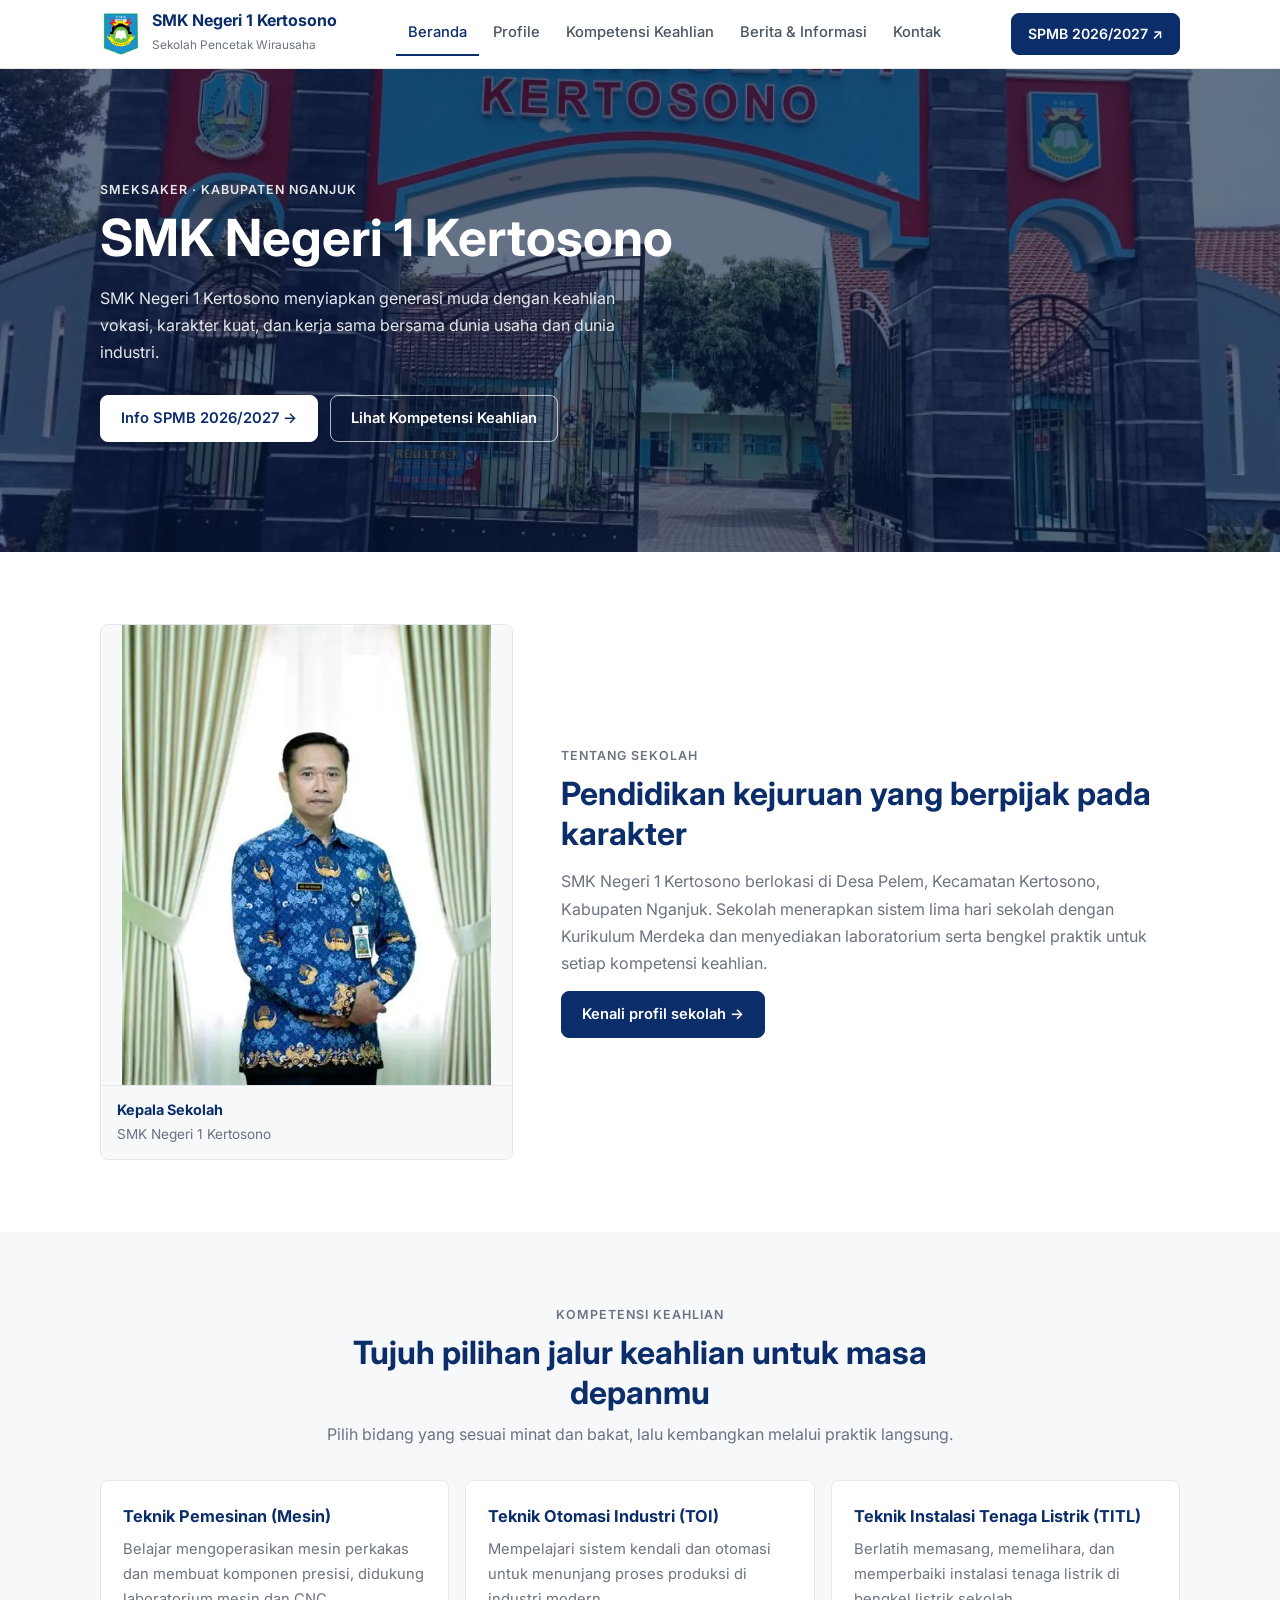
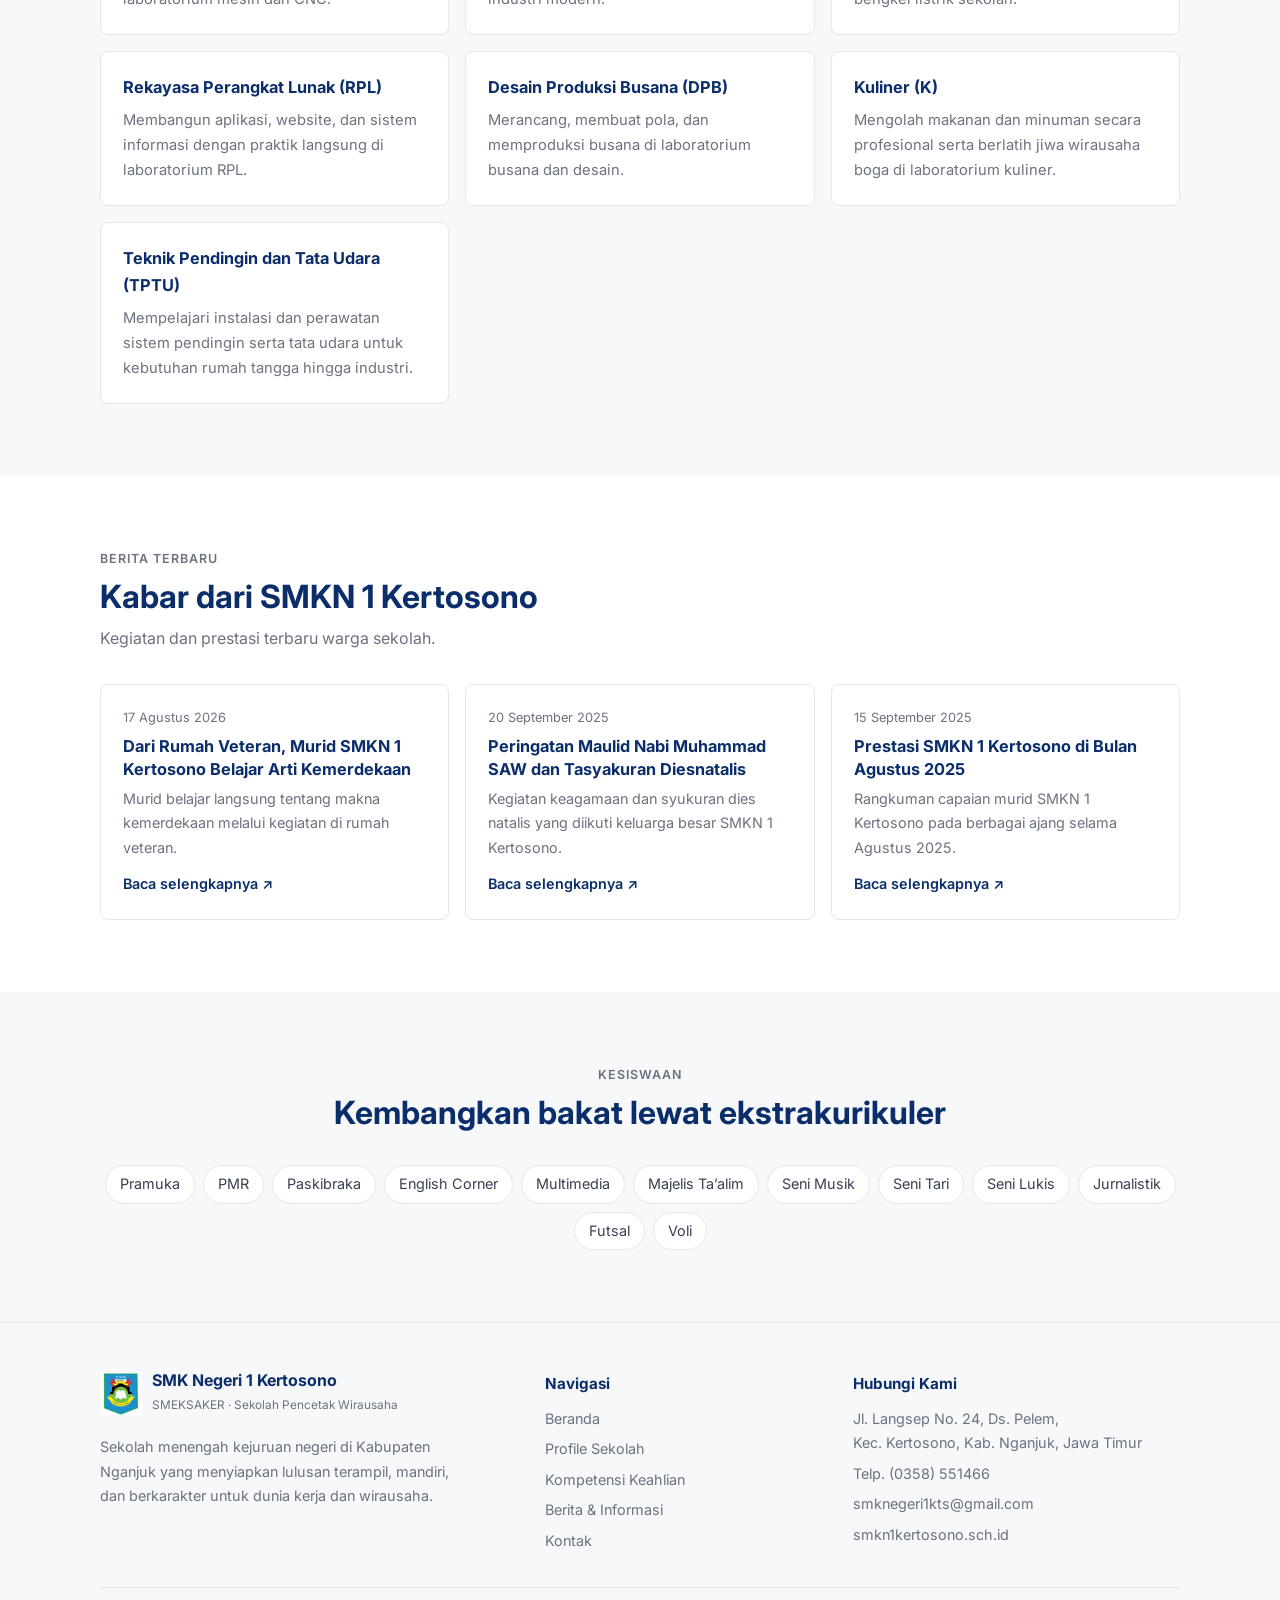
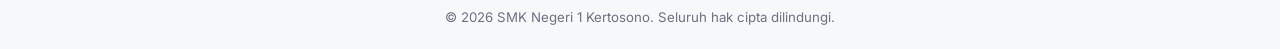
<file: index.html>
<!DOCTYPE html>
<html lang="id">
<head>
<meta charset="UTF-8">
<meta name="viewport" content="width=device-width, initial-scale=1.0">
<meta name="description" content="Website SMK Negeri 1 Kertosono, Nganjuk, Jawa Timur. Sekolah Pencetak Wirausaha dengan 7 kompetensi keahlian.">
<meta name="theme-color" content="#0b2e6b">
<title>Beranda | SMK Negeri 1 Kertosono</title>
<link rel="stylesheet" href="css/style.css">
</head>
<body>
<header class="site-header">
  <div class="container navbar">
    <a class="brand" href="index.html" aria-label="SMK Negeri 1 Kertosono">
      <span class="brand-mark"><img src="img/logo.png" alt="Logo resmi SMK Negeri 1 Kertosono"></span>
      <span class="brand-text"><strong>SMK Negeri 1 Kertosono</strong><small>Sekolah Pencetak Wirausaha</small></span>
    </a>
    <input type="checkbox" id="menu" class="menu-toggle" aria-hidden="true">
    <label for="menu" class="menu-btn" aria-label="Buka menu">☰</label>
    <nav aria-label="Navigasi utama"><ul class="nav-links"><li><a class="active" href="index.html">Beranda</a></li><li><a class="" href="tentang.html">Profile</a></li><li><a class="" href="jurusan.html">Kompetensi Keahlian</a></li><li><a class="" href="informasi.html">Berita & Informasi</a></li><li><a class="" href="kontak.html">Kontak</a></li></ul></nav>
    <a class="nav-cta" href="https://spmbjatim.net/" target="_blank" rel="noopener">SPMB 2026/2027 ↗</a>
  </div>
</header>
<main>
<section class="hero"><div class="container hero-grid">
  <div>
    <span class="eyebrow">SMEKSAKER · Kabupaten Nganjuk</span>
    <h1>SMK Negeri 1 <span>Kertosono</span></h1>
    <p>SMK Negeri 1 Kertosono menyiapkan generasi muda dengan keahlian vokasi, karakter kuat, dan kerja sama bersama dunia usaha dan dunia industri.</p>
    <div class="hero-actions">
      <a class="btn" href="https://spmbjatim.net/" target="_blank" rel="noopener">Info SPMB 2026/2027 →</a>
      <a class="btn btn-ghost" href="jurusan.html">Lihat Kompetensi Keahlian</a>
    </div>
  </div>
</div></section>

<section class="section"><div class="container about-grid">
  <figure class="about-visual"><img src="img/pagsigit.png" alt="Kepala Sekolah SMK Negeri 1 Kertosono"><figcaption><strong>Kepala Sekolah</strong><span>SMK Negeri 1 Kertosono</span></figcaption></figure>
  <div class="about-text">
    <span class="eyebrow">Tentang Sekolah</span>
    <div class="section-heading" style="margin-bottom:14px"><h2>Pendidikan kejuruan yang berpijak pada karakter</h2></div>
    <p>SMK Negeri 1 Kertosono berlokasi di Desa Pelem, Kecamatan Kertosono, Kabupaten Nganjuk. Sekolah menerapkan sistem lima hari sekolah dengan Kurikulum Merdeka dan menyediakan laboratorium serta bengkel praktik untuk setiap kompetensi keahlian.</p>
    <a class="btn btn-primary" href="tentang.html">Kenali profil sekolah →</a>
  </div>
</div></section>

<section class="section section-soft"><div class="container">
  <div class="section-heading center"><span class="eyebrow">Kompetensi Keahlian</span><h2>Tujuh pilihan jalur keahlian untuk masa depanmu</h2><p>Pilih bidang yang sesuai minat dan bakat, lalu kembangkan melalui praktik langsung.</p></div>
  <div class="card-grid">
<article class="card"><h3>Teknik Pemesinan (Mesin)</h3><p>Belajar mengoperasikan mesin perkakas dan membuat komponen presisi, didukung laboratorium mesin dan CNC.</p></article>
<article class="card"><h3>Teknik Otomasi Industri (TOI)</h3><p>Mempelajari sistem kendali dan otomasi untuk menunjang proses produksi di industri modern.</p></article>
<article class="card"><h3>Teknik Instalasi Tenaga Listrik (TITL)</h3><p>Berlatih memasang, memelihara, dan memperbaiki instalasi tenaga listrik di bengkel listrik sekolah.</p></article>
<article class="card"><h3>Rekayasa Perangkat Lunak (RPL)</h3><p>Membangun aplikasi, website, dan sistem informasi dengan praktik langsung di laboratorium RPL.</p></article>
<article class="card"><h3>Desain Produksi Busana (DPB)</h3><p>Merancang, membuat pola, dan memproduksi busana di laboratorium busana dan desain.</p></article>
<article class="card"><h3>Kuliner (K)</h3><p>Mengolah makanan dan minuman secara profesional serta berlatih jiwa wirausaha boga di laboratorium kuliner.</p></article>
<article class="card"><h3>Teknik Pendingin dan Tata Udara (TPTU)</h3><p>Mempelajari instalasi dan perawatan sistem pendingin serta tata udara untuk kebutuhan rumah tangga hingga industri.</p></article>
  </div>
</div></section>

<section class="section"><div class="container">
  <div class="section-heading"><span class="eyebrow">Berita Terbaru</span><h2>Kabar dari SMKN 1 Kertosono</h2><p>Kegiatan dan prestasi terbaru warga sekolah.</p></div>
  <div class="news-grid">
<article class="news-card"><div class="news-body"><span class="news-date">17 Agustus 2026</span><h3>Dari Rumah Veteran, Murid SMKN 1 Kertosono Belajar Arti Kemerdekaan</h3><p>Murid belajar langsung tentang makna kemerdekaan melalui kegiatan di rumah veteran.</p><a class="text-link" href="https://smkn1kertosono.sch.id/dari-rumah-veteran-murid-smkn-1-kertosono-belajar-arti-kemerdekaan/" target="_blank" rel="noopener">Baca selengkapnya ↗</a></div></article>
<article class="news-card"><div class="news-body"><span class="news-date">20 September 2025</span><h3>Peringatan Maulid Nabi Muhammad SAW dan Tasyakuran Diesnatalis</h3><p>Kegiatan keagamaan dan syukuran dies natalis yang diikuti keluarga besar SMKN 1 Kertosono.</p><a class="text-link" href="https://smkn1kertosono.sch.id/smk-negeri-1-kertosono-gelar-peringatan-maulid-nabi-muhammad-saw-dan-tasyakuran-diesnatalis/" target="_blank" rel="noopener">Baca selengkapnya ↗</a></div></article>
<article class="news-card"><div class="news-body"><span class="news-date">15 September 2025</span><h3>Prestasi SMKN 1 Kertosono di Bulan Agustus 2025</h3><p>Rangkuman capaian murid SMKN 1 Kertosono pada berbagai ajang selama Agustus 2025.</p><a class="text-link" href="https://smkn1kertosono.sch.id/prestasi-smkn-1-kertosono-di-bulan-agustus-2025/" target="_blank" rel="noopener">Baca selengkapnya ↗</a></div></article>
  </div>
</div></section>

<section class="section section-soft"><div class="container">
  <div class="section-heading center"><span class="eyebrow">Kesiswaan</span><h2>Kembangkan bakat lewat ekstrakurikuler</h2></div>
  <div class="chips">
    <span class="chip">Pramuka</span><span class="chip">PMR</span><span class="chip">Paskibraka</span><span class="chip">English Corner</span><span class="chip">Multimedia</span><span class="chip">Majelis Ta’alim</span><span class="chip">Seni Musik</span><span class="chip">Seni Tari</span><span class="chip">Seni Lukis</span><span class="chip">Jurnalistik</span><span class="chip">Futsal</span><span class="chip">Voli</span>
  </div>
</div></section>

</main>
<footer class="site-footer">
  <div class="container">
    <div class="footer-grid">
      <div class="footer-brand">
        <a class="brand" href="index.html"><span class="brand-mark"><img src="img/logo.png" alt="Logo resmi SMK Negeri 1 Kertosono"></span><span class="brand-text"><strong>SMK Negeri 1 Kertosono</strong><small>SMEKSAKER · Sekolah Pencetak Wirausaha</small></span></a>
        <p>Sekolah menengah kejuruan negeri di Kabupaten Nganjuk yang menyiapkan lulusan terampil, mandiri, dan berkarakter untuk dunia kerja dan wirausaha.</p>
      </div>
      <div class="footer-col">
        <h4>Navigasi</h4>
        <a href="index.html">Beranda</a><a href="tentang.html">Profile Sekolah</a><a href="jurusan.html">Kompetensi Keahlian</a><a href="informasi.html">Berita &amp; Informasi</a><a href="kontak.html">Kontak</a>
      </div>
      <div class="footer-col">
        <h4>Hubungi Kami</h4>
        <p><a href="https://maps.app.goo.gl/UEgNZaPqDszKERK57" target="_blank" rel="noopener">Jl. Langsep No. 24, Ds. Pelem,<br>Kec. Kertosono, Kab. Nganjuk, Jawa Timur</a></p>
        <p>Telp. (0358) 551466</p>
        <a href="mailto:smknegeri1kts@gmail.com">smknegeri1kts@gmail.com</a>
        <a href="https://smkn1kertosono.sch.id/" target="_blank" rel="noopener">smkn1kertosono.sch.id</a>
      </div>
    </div>
    <div class="copyright">© 2026 SMK Negeri 1 Kertosono. Seluruh hak cipta dilindungi.</div>
  </div>
</footer>
</body>
</html>
</file>
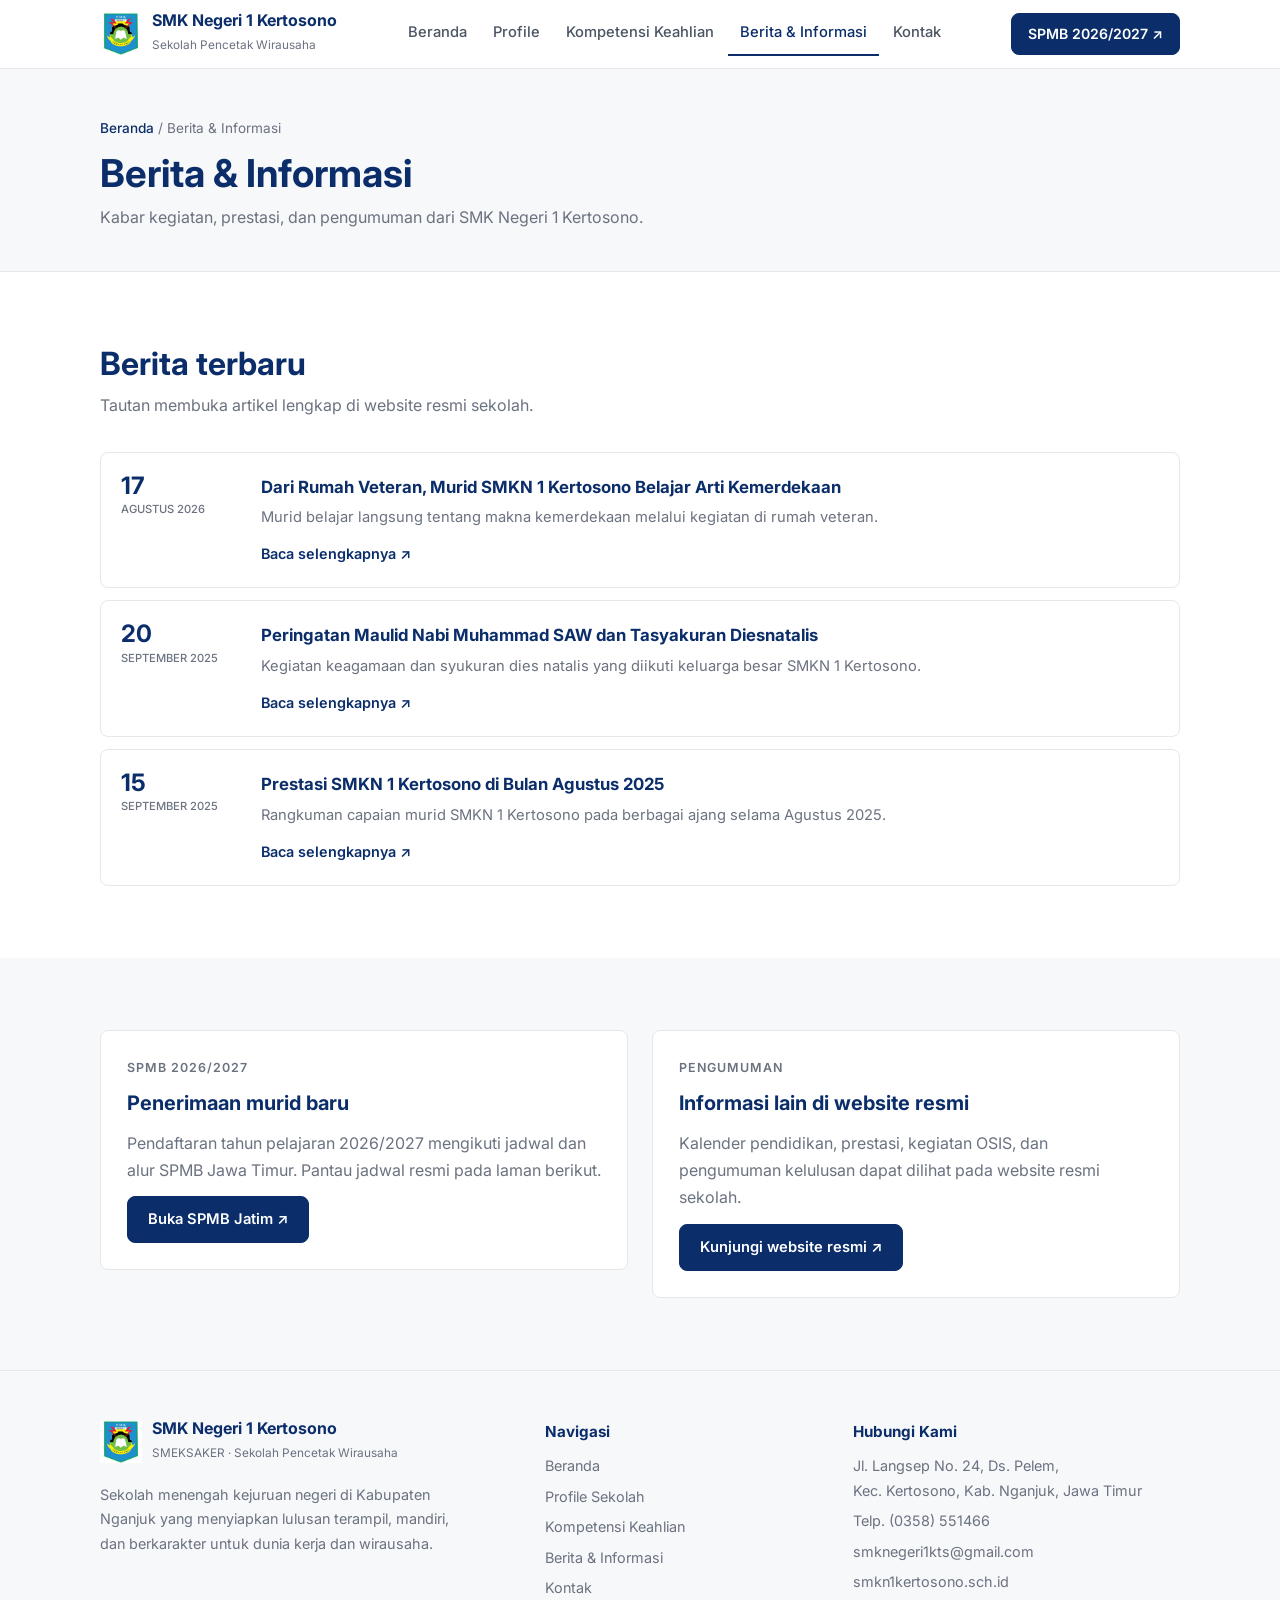
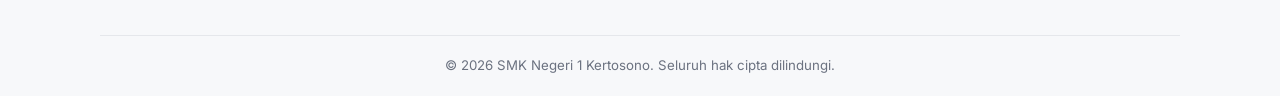
<file: informasi.html>
<!DOCTYPE html>
<html lang="id">
<head>
<meta charset="UTF-8">
<meta name="viewport" content="width=device-width, initial-scale=1.0">
<meta name="description" content="Berita, prestasi, dan informasi terbaru SMK Negeri 1 Kertosono.">
<meta name="theme-color" content="#0b2e6b">
<title>Berita & Informasi | SMK Negeri 1 Kertosono</title>
<link rel="stylesheet" href="css/style.css">
</head>
<body>
<header class="site-header">
  <div class="container navbar">
    <a class="brand" href="index.html" aria-label="SMK Negeri 1 Kertosono">
      <span class="brand-mark"><img src="img/logo.png" alt="Logo resmi SMK Negeri 1 Kertosono"></span>
      <span class="brand-text"><strong>SMK Negeri 1 Kertosono</strong><small>Sekolah Pencetak Wirausaha</small></span>
    </a>
    <input type="checkbox" id="menu" class="menu-toggle" aria-hidden="true">
    <label for="menu" class="menu-btn" aria-label="Buka menu">☰</label>
    <nav aria-label="Navigasi utama"><ul class="nav-links"><li><a class="" href="index.html">Beranda</a></li><li><a class="" href="tentang.html">Profile</a></li><li><a class="" href="jurusan.html">Kompetensi Keahlian</a></li><li><a class="active" href="informasi.html">Berita & Informasi</a></li><li><a class="" href="kontak.html">Kontak</a></li></ul></nav>
    <a class="nav-cta" href="https://spmbjatim.net/" target="_blank" rel="noopener">SPMB 2026/2027 ↗</a>
  </div>
</header>
<main>
<section class="page-hero"><div class="container"><div class="breadcrumb"><a href="index.html">Beranda</a> / Berita &amp; Informasi</div><h1>Berita &amp; Informasi</h1><p>Kabar kegiatan, prestasi, dan pengumuman dari SMK Negeri 1 Kertosono.</p></div></section>
<section class="section"><div class="container">
  <div class="section-heading"><h2>Berita terbaru</h2><p>Tautan membuka artikel lengkap di website resmi sekolah.</p></div>
  <div class="info-list">
<article class="info-row"><div class="date-box">17<small>AGUSTUS 2026</small></div><div><h3>Dari Rumah Veteran, Murid SMKN 1 Kertosono Belajar Arti Kemerdekaan</h3><p>Murid belajar langsung tentang makna kemerdekaan melalui kegiatan di rumah veteran.</p><a class="text-link" href="https://smkn1kertosono.sch.id/dari-rumah-veteran-murid-smkn-1-kertosono-belajar-arti-kemerdekaan/" target="_blank" rel="noopener">Baca selengkapnya ↗</a></div></article>
<article class="info-row"><div class="date-box">20<small>SEPTEMBER 2025</small></div><div><h3>Peringatan Maulid Nabi Muhammad SAW dan Tasyakuran Diesnatalis</h3><p>Kegiatan keagamaan dan syukuran dies natalis yang diikuti keluarga besar SMKN 1 Kertosono.</p><a class="text-link" href="https://smkn1kertosono.sch.id/smk-negeri-1-kertosono-gelar-peringatan-maulid-nabi-muhammad-saw-dan-tasyakuran-diesnatalis/" target="_blank" rel="noopener">Baca selengkapnya ↗</a></div></article>
<article class="info-row"><div class="date-box">15<small>SEPTEMBER 2025</small></div><div><h3>Prestasi SMKN 1 Kertosono di Bulan Agustus 2025</h3><p>Rangkuman capaian murid SMKN 1 Kertosono pada berbagai ajang selama Agustus 2025.</p><a class="text-link" href="https://smkn1kertosono.sch.id/prestasi-smkn-1-kertosono-di-bulan-agustus-2025/" target="_blank" rel="noopener">Baca selengkapnya ↗</a></div></article>
  </div>
</div></section>
<section class="section section-soft"><div class="container two-col">
  <article class="content-card"><span class="eyebrow">SPMB 2026/2027</span><h2>Penerimaan murid baru</h2><p>Pendaftaran tahun pelajaran 2026/2027 mengikuti jadwal dan alur SPMB Jawa Timur. Pantau jadwal resmi pada laman berikut.</p><a class="btn btn-primary" href="https://spmbjatim.net/" target="_blank" rel="noopener">Buka SPMB Jatim ↗</a></article>
  <article class="content-card"><span class="eyebrow">Pengumuman</span><h2>Informasi lain di website resmi</h2><p>Kalender pendidikan, prestasi, kegiatan OSIS, dan pengumuman kelulusan dapat dilihat pada website resmi sekolah.</p><a class="btn btn-primary" href="https://smkn1kertosono.sch.id/" target="_blank" rel="noopener">Kunjungi website resmi ↗</a></article>
</div></section>
</main>
<footer class="site-footer">
  <div class="container">
    <div class="footer-grid">
      <div class="footer-brand">
        <a class="brand" href="index.html"><span class="brand-mark"><img src="img/logo.png" alt="Logo resmi SMK Negeri 1 Kertosono"></span><span class="brand-text"><strong>SMK Negeri 1 Kertosono</strong><small>SMEKSAKER · Sekolah Pencetak Wirausaha</small></span></a>
        <p>Sekolah menengah kejuruan negeri di Kabupaten Nganjuk yang menyiapkan lulusan terampil, mandiri, dan berkarakter untuk dunia kerja dan wirausaha.</p>
      </div>
      <div class="footer-col">
        <h4>Navigasi</h4>
        <a href="index.html">Beranda</a><a href="tentang.html">Profile Sekolah</a><a href="jurusan.html">Kompetensi Keahlian</a><a href="informasi.html">Berita &amp; Informasi</a><a href="kontak.html">Kontak</a>
      </div>
      <div class="footer-col">
        <h4>Hubungi Kami</h4>
        <p><a href="https://maps.app.goo.gl/UEgNZaPqDszKERK57" target="_blank" rel="noopener">Jl. Langsep No. 24, Ds. Pelem,<br>Kec. Kertosono, Kab. Nganjuk, Jawa Timur</a></p>
        <p>Telp. (0358) 551466</p>
        <a href="mailto:smknegeri1kts@gmail.com">smknegeri1kts@gmail.com</a>
        <a href="https://smkn1kertosono.sch.id/" target="_blank" rel="noopener">smkn1kertosono.sch.id</a>
      </div>
    </div>
    <div class="copyright">© 2026 SMK Negeri 1 Kertosono. Seluruh hak cipta dilindungi.</div>
  </div>
</footer>
</body>
</html>
</file>
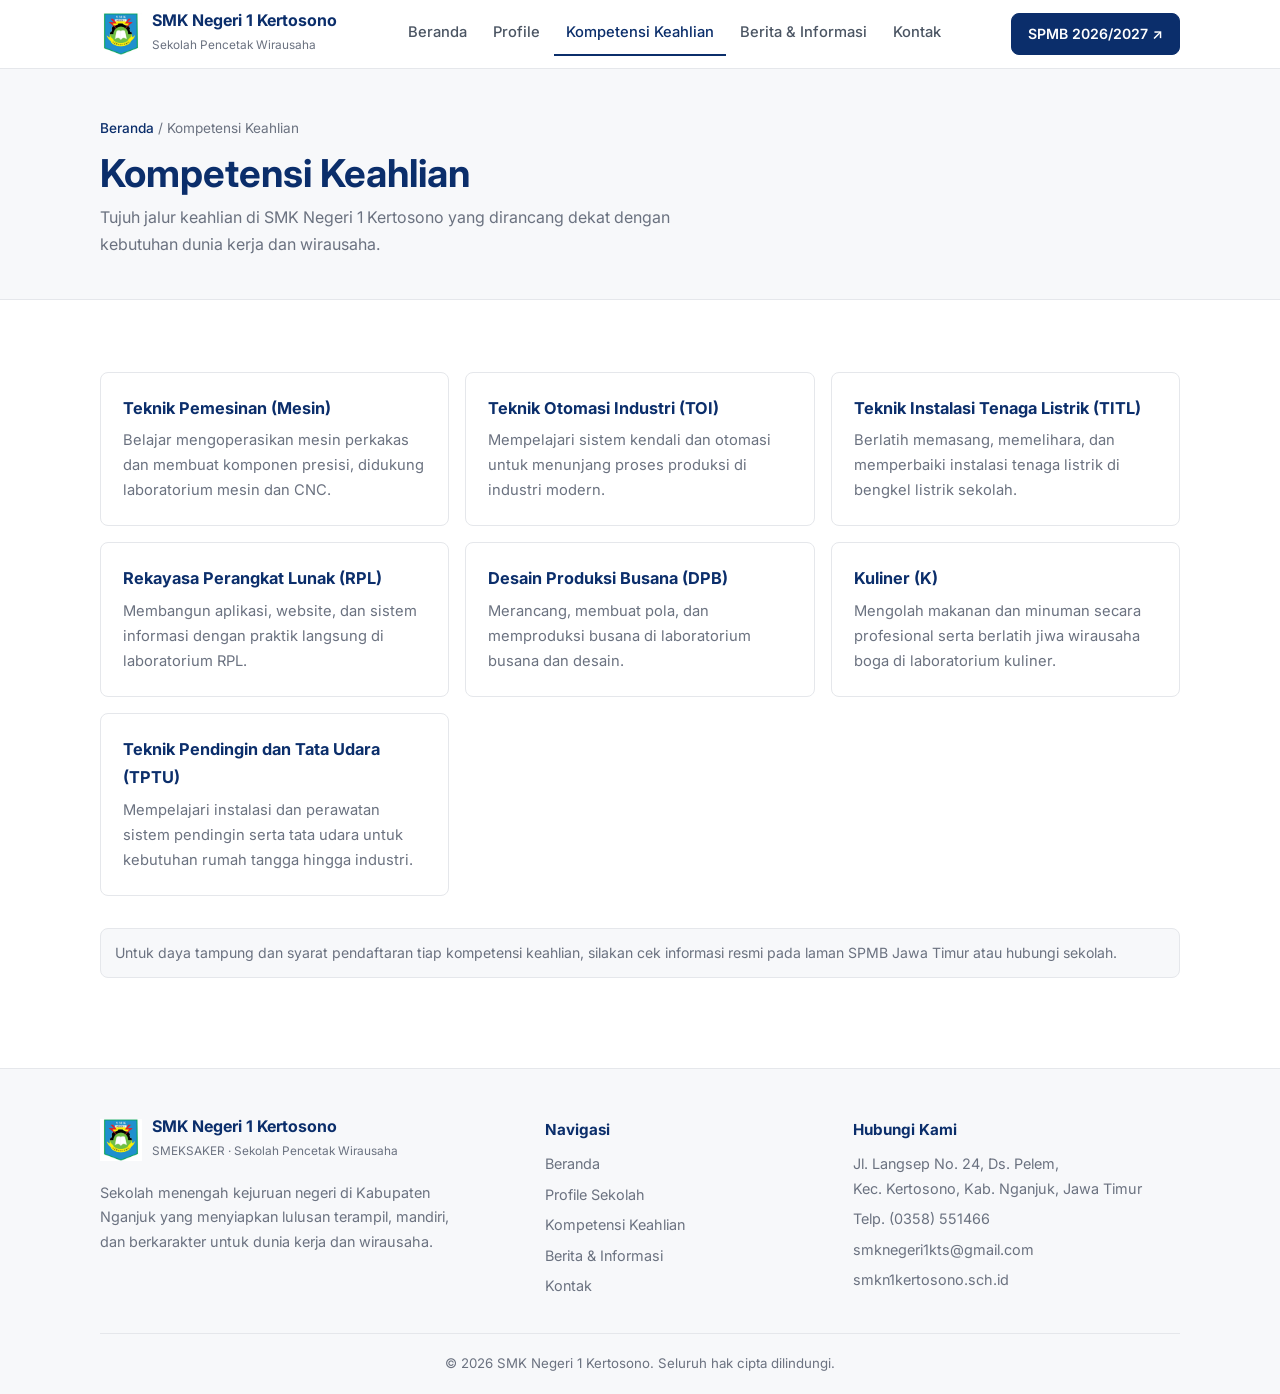
<file: jurusan.html>
<!DOCTYPE html>
<html lang="id">
<head>
<meta charset="UTF-8">
<meta name="viewport" content="width=device-width, initial-scale=1.0">
<meta name="description" content="Tujuh kompetensi keahlian di SMK Negeri 1 Kertosono: TP, TOI, TITL, RPL, DPB, Kuliner, dan TPTU.">
<meta name="theme-color" content="#0b2e6b">
<title>Kompetensi Keahlian | SMK Negeri 1 Kertosono</title>
<link rel="stylesheet" href="css/style.css">
</head>
<body>
<header class="site-header">
  <div class="container navbar">
    <a class="brand" href="index.html" aria-label="SMK Negeri 1 Kertosono">
      <span class="brand-mark"><img src="img/logo.png" alt="Logo resmi SMK Negeri 1 Kertosono"></span>
      <span class="brand-text"><strong>SMK Negeri 1 Kertosono</strong><small>Sekolah Pencetak Wirausaha</small></span>
    </a>
    <input type="checkbox" id="menu" class="menu-toggle" aria-hidden="true">
    <label for="menu" class="menu-btn" aria-label="Buka menu">☰</label>
    <nav aria-label="Navigasi utama"><ul class="nav-links"><li><a class="" href="index.html">Beranda</a></li><li><a class="" href="tentang.html">Profile</a></li><li><a class="active" href="jurusan.html">Kompetensi Keahlian</a></li><li><a class="" href="informasi.html">Berita & Informasi</a></li><li><a class="" href="kontak.html">Kontak</a></li></ul></nav>
    <a class="nav-cta" href="https://spmbjatim.net/" target="_blank" rel="noopener">SPMB 2026/2027 ↗</a>
  </div>
</header>
<main>
<section class="page-hero"><div class="container"><div class="breadcrumb"><a href="index.html">Beranda</a> / Kompetensi Keahlian</div><h1>Kompetensi Keahlian</h1><p>Tujuh jalur keahlian di SMK Negeri 1 Kertosono yang dirancang dekat dengan kebutuhan dunia kerja dan wirausaha.</p></div></section>
<section class="section"><div class="container">
  <div class="card-grid">
<article class="card"><h3>Teknik Pemesinan (Mesin)</h3><p>Belajar mengoperasikan mesin perkakas dan membuat komponen presisi, didukung laboratorium mesin dan CNC.</p></article>
<article class="card"><h3>Teknik Otomasi Industri (TOI)</h3><p>Mempelajari sistem kendali dan otomasi untuk menunjang proses produksi di industri modern.</p></article>
<article class="card"><h3>Teknik Instalasi Tenaga Listrik (TITL)</h3><p>Berlatih memasang, memelihara, dan memperbaiki instalasi tenaga listrik di bengkel listrik sekolah.</p></article>
<article class="card"><h3>Rekayasa Perangkat Lunak (RPL)</h3><p>Membangun aplikasi, website, dan sistem informasi dengan praktik langsung di laboratorium RPL.</p></article>
<article class="card"><h3>Desain Produksi Busana (DPB)</h3><p>Merancang, membuat pola, dan memproduksi busana di laboratorium busana dan desain.</p></article>
<article class="card"><h3>Kuliner (K)</h3><p>Mengolah makanan dan minuman secara profesional serta berlatih jiwa wirausaha boga di laboratorium kuliner.</p></article>
<article class="card"><h3>Teknik Pendingin dan Tata Udara (TPTU)</h3><p>Mempelajari instalasi dan perawatan sistem pendingin serta tata udara untuk kebutuhan rumah tangga hingga industri.</p></article>
  </div>
  <div class="notice" style="margin-top:32px">Untuk daya tampung dan syarat pendaftaran tiap kompetensi keahlian, silakan cek informasi resmi pada laman SPMB Jawa Timur atau hubungi sekolah.</div>
</div></section>
</main>
<footer class="site-footer">
  <div class="container">
    <div class="footer-grid">
      <div class="footer-brand">
        <a class="brand" href="index.html"><span class="brand-mark"><img src="img/logo.png" alt="Logo resmi SMK Negeri 1 Kertosono"></span><span class="brand-text"><strong>SMK Negeri 1 Kertosono</strong><small>SMEKSAKER · Sekolah Pencetak Wirausaha</small></span></a>
        <p>Sekolah menengah kejuruan negeri di Kabupaten Nganjuk yang menyiapkan lulusan terampil, mandiri, dan berkarakter untuk dunia kerja dan wirausaha.</p>
      </div>
      <div class="footer-col">
        <h4>Navigasi</h4>
        <a href="index.html">Beranda</a><a href="tentang.html">Profile Sekolah</a><a href="jurusan.html">Kompetensi Keahlian</a><a href="informasi.html">Berita &amp; Informasi</a><a href="kontak.html">Kontak</a>
      </div>
      <div class="footer-col">
        <h4>Hubungi Kami</h4>
        <p><a href="https://maps.app.goo.gl/UEgNZaPqDszKERK57" target="_blank" rel="noopener">Jl. Langsep No. 24, Ds. Pelem,<br>Kec. Kertosono, Kab. Nganjuk, Jawa Timur</a></p>
        <p>Telp. (0358) 551466</p>
        <a href="mailto:smknegeri1kts@gmail.com">smknegeri1kts@gmail.com</a>
        <a href="https://smkn1kertosono.sch.id/" target="_blank" rel="noopener">smkn1kertosono.sch.id</a>
      </div>
    </div>
    <div class="copyright">© 2026 SMK Negeri 1 Kertosono. Seluruh hak cipta dilindungi.</div>
  </div>
</footer>
</body>
</html>
</file>
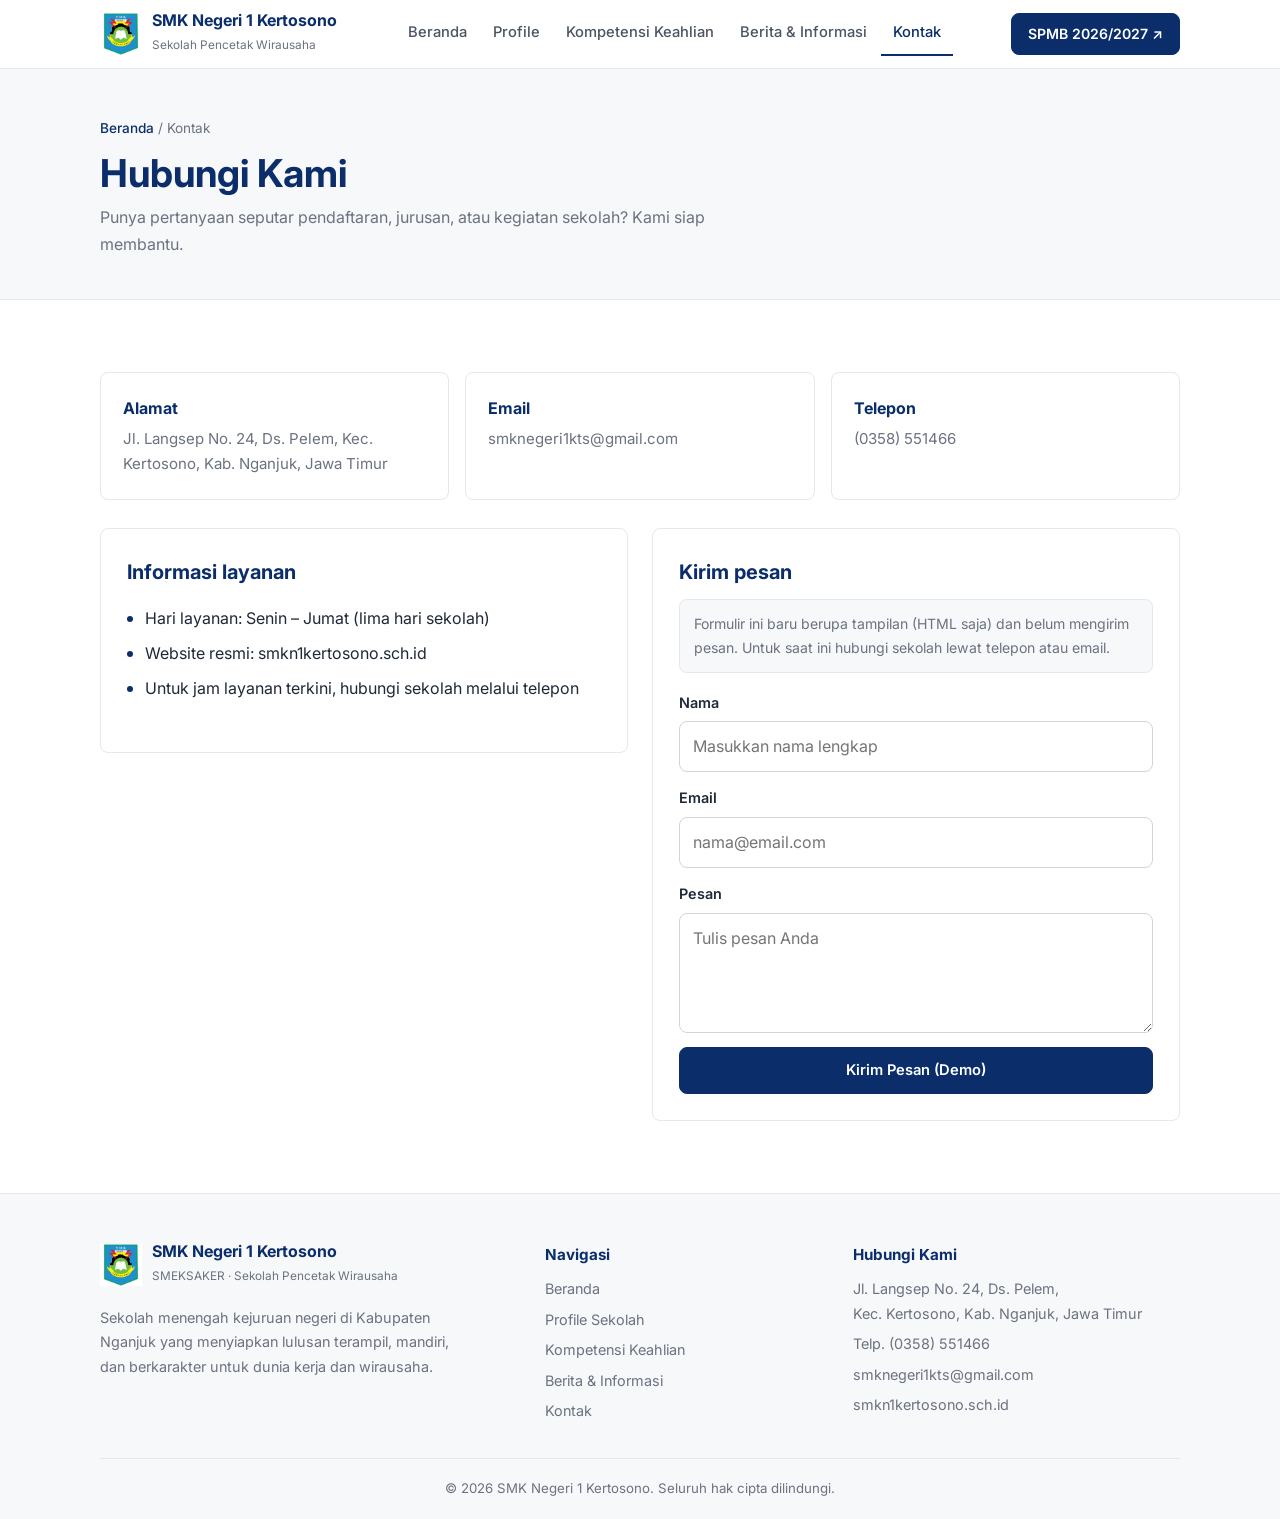
<file: kontak.html>
<!DOCTYPE html>
<html lang="id">
<head>
<meta charset="UTF-8">
<meta name="viewport" content="width=device-width, initial-scale=1.0">
<meta name="description" content="Alamat, telepon, dan email SMK Negeri 1 Kertosono, Nganjuk.">
<meta name="theme-color" content="#0b2e6b">
<title>Kontak | SMK Negeri 1 Kertosono</title>
<link rel="stylesheet" href="css/style.css">
</head>
<body>
<header class="site-header">
  <div class="container navbar">
    <a class="brand" href="index.html" aria-label="SMK Negeri 1 Kertosono">
      <span class="brand-mark"><img src="img/logo.png" alt="Logo resmi SMK Negeri 1 Kertosono"></span>
      <span class="brand-text"><strong>SMK Negeri 1 Kertosono</strong><small>Sekolah Pencetak Wirausaha</small></span>
    </a>
    <input type="checkbox" id="menu" class="menu-toggle" aria-hidden="true">
    <label for="menu" class="menu-btn" aria-label="Buka menu">☰</label>
    <nav aria-label="Navigasi utama"><ul class="nav-links"><li><a class="" href="index.html">Beranda</a></li><li><a class="" href="tentang.html">Profile</a></li><li><a class="" href="jurusan.html">Kompetensi Keahlian</a></li><li><a class="" href="informasi.html">Berita & Informasi</a></li><li><a class="active" href="kontak.html">Kontak</a></li></ul></nav>
    <a class="nav-cta" href="https://spmbjatim.net/" target="_blank" rel="noopener">SPMB 2026/2027 ↗</a>
  </div>
</header>
<main>
<section class="page-hero"><div class="container"><div class="breadcrumb"><a href="index.html">Beranda</a> / Kontak</div><h1>Hubungi Kami</h1><p>Punya pertanyaan seputar pendaftaran, jurusan, atau kegiatan sekolah? Kami siap membantu.</p></div></section>
<section class="section"><div class="container">
  <div class="contact-grid">
    <div class="contact-card"><h3>Alamat</h3><p><a href="https://maps.app.goo.gl/UEgNZaPqDszKERK57" target="_blank" rel="noopener">Jl. Langsep No. 24, Ds. Pelem, Kec. Kertosono, Kab. Nganjuk, Jawa Timur</a></p></div>
    <div class="contact-card"><h3>Email</h3><p>smknegeri1kts@gmail.com</p></div>
    <div class="contact-card"><h3>Telepon</h3><p>(0358) 551466</p></div>
  </div>
  <div class="two-col" style="margin-top:28px">
    <article class="content-card"><h2>Informasi layanan</h2>
      <ul class="check-list"><li>Hari layanan: Senin – Jumat (lima hari sekolah)</li><li>Website resmi: smkn1kertosono.sch.id</li><li>Untuk jam layanan terkini, hubungi sekolah melalui telepon</li></ul>
    </article>
    <article class="content-card"><h2>Kirim pesan</h2>
      <div class="notice">Formulir ini baru berupa tampilan (HTML saja) dan belum mengirim pesan. Untuk saat ini hubungi sekolah lewat telepon atau email.</div>
      <form class="form-grid" action="#" method="get">
        <div class="form-group"><label for="nama">Nama</label><input id="nama" name="nama" type="text" placeholder="Masukkan nama lengkap"></div>
        <div class="form-group"><label for="email">Email</label><input id="email" name="email" type="email" placeholder="nama@email.com"></div>
        <div class="form-group"><label for="pesan">Pesan</label><textarea id="pesan" name="pesan" placeholder="Tulis pesan Anda"></textarea></div>
        <button class="btn btn-primary" type="button">Kirim Pesan (Demo)</button>
      </form>
    </article>
  </div>
</div></section>
</main>
<footer class="site-footer">
  <div class="container">
    <div class="footer-grid">
      <div class="footer-brand">
        <a class="brand" href="index.html"><span class="brand-mark"><img src="img/logo.png" alt="Logo resmi SMK Negeri 1 Kertosono"></span><span class="brand-text"><strong>SMK Negeri 1 Kertosono</strong><small>SMEKSAKER · Sekolah Pencetak Wirausaha</small></span></a>
        <p>Sekolah menengah kejuruan negeri di Kabupaten Nganjuk yang menyiapkan lulusan terampil, mandiri, dan berkarakter untuk dunia kerja dan wirausaha.</p>
      </div>
      <div class="footer-col">
        <h4>Navigasi</h4>
        <a href="index.html">Beranda</a><a href="tentang.html">Profile Sekolah</a><a href="jurusan.html">Kompetensi Keahlian</a><a href="informasi.html">Berita &amp; Informasi</a><a href="kontak.html">Kontak</a>
      </div>
      <div class="footer-col">
        <h4>Hubungi Kami</h4>
        <p><a href="https://maps.app.goo.gl/UEgNZaPqDszKERK57" target="_blank" rel="noopener">Jl. Langsep No. 24, Ds. Pelem,<br>Kec. Kertosono, Kab. Nganjuk, Jawa Timur</a></p>
        <p>Telp. (0358) 551466</p>
        <a href="mailto:smknegeri1kts@gmail.com">smknegeri1kts@gmail.com</a>
        <a href="https://smkn1kertosono.sch.id/" target="_blank" rel="noopener">smkn1kertosono.sch.id</a>
      </div>
    </div>
    <div class="copyright">© 2026 SMK Negeri 1 Kertosono. Seluruh hak cipta dilindungi.</div>
  </div>
</footer>
</body>
</html>
</file>
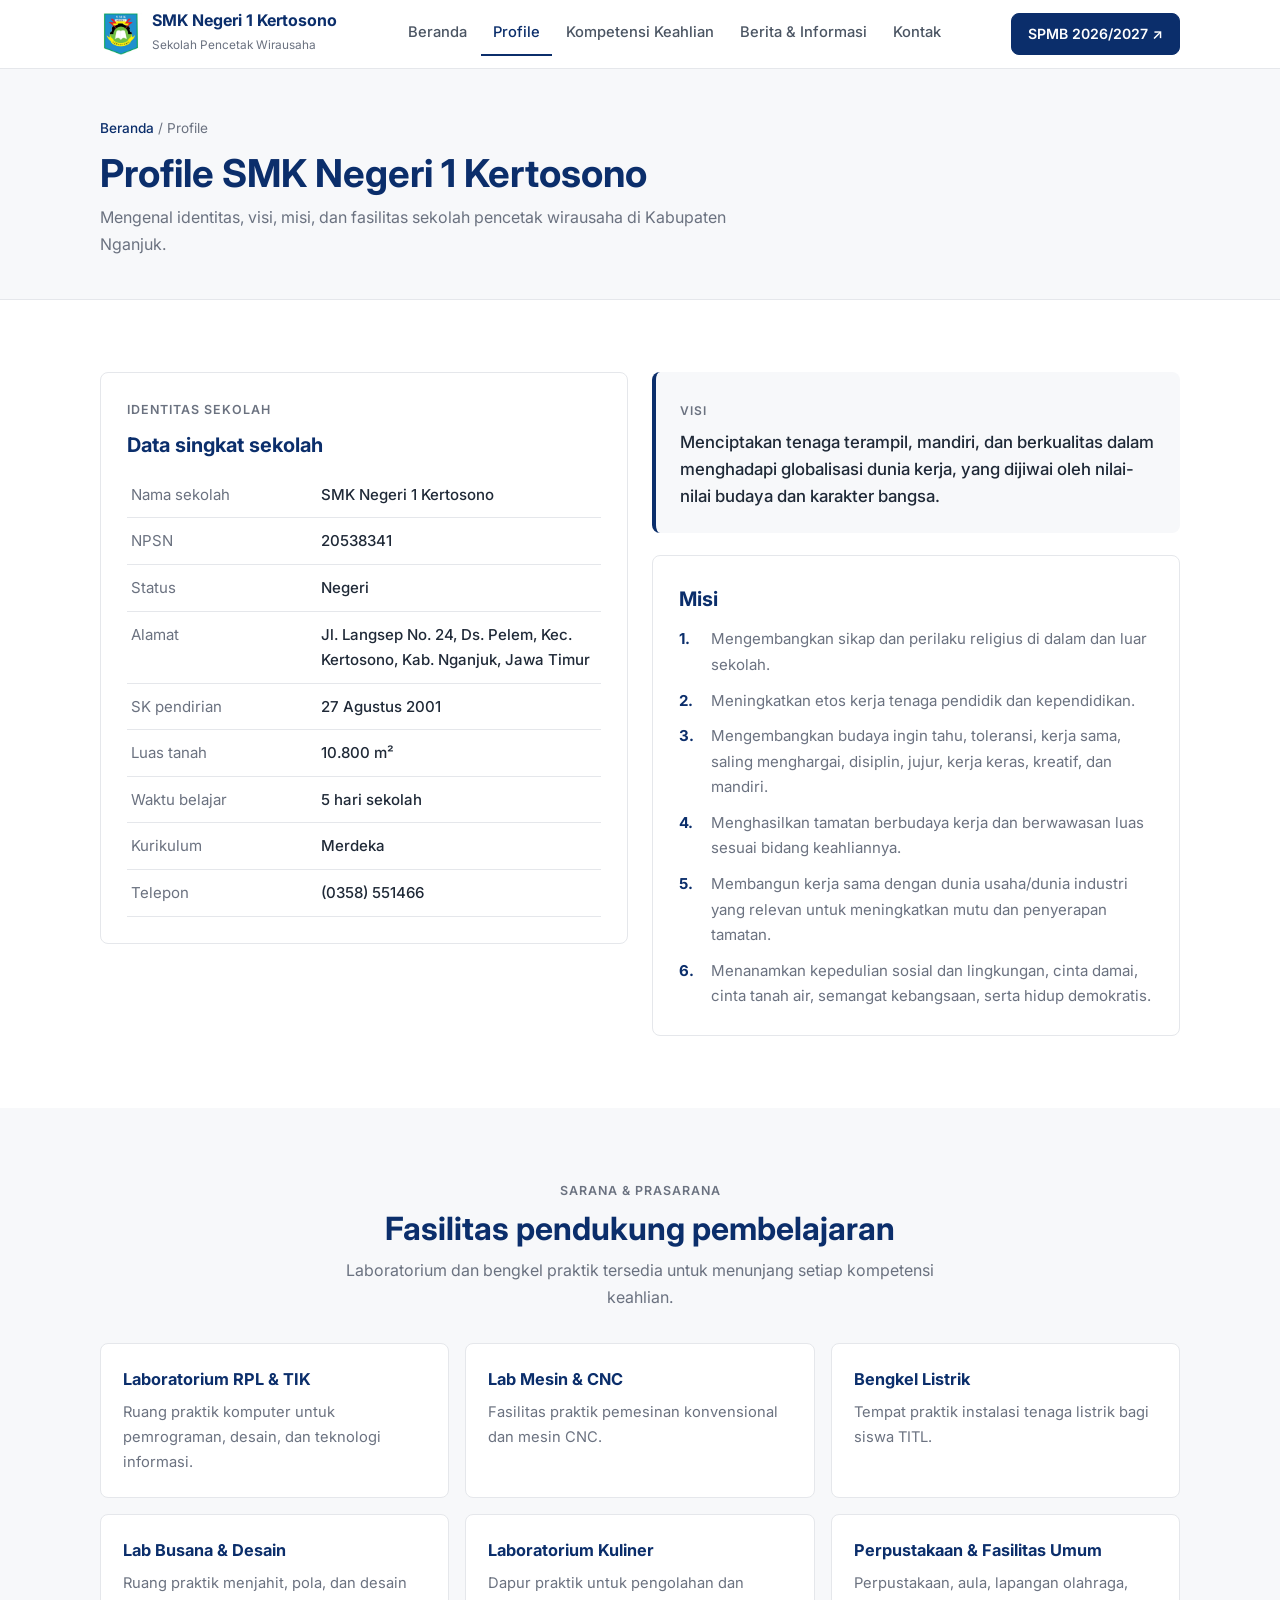
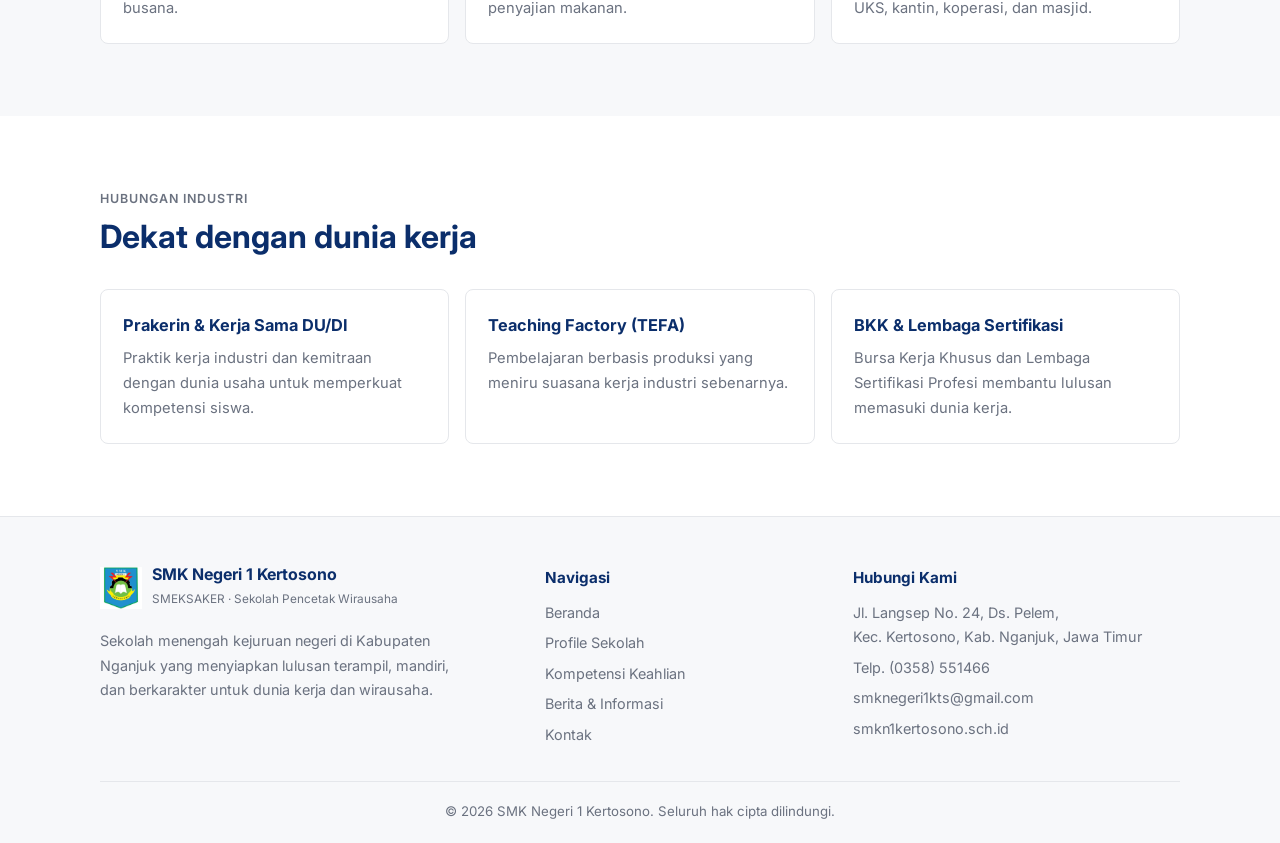
<file: tentang.html>
<!DOCTYPE html>
<html lang="id">
<head>
<meta charset="UTF-8">
<meta name="viewport" content="width=device-width, initial-scale=1.0">
<meta name="description" content="Profile, visi, misi, dan data SMK Negeri 1 Kertosono, Nganjuk.">
<meta name="theme-color" content="#0b2e6b">
<title>Profile Sekolah | SMK Negeri 1 Kertosono</title>
<link rel="stylesheet" href="css/style.css">
</head>
<body>
<header class="site-header">
  <div class="container navbar">
    <a class="brand" href="index.html" aria-label="SMK Negeri 1 Kertosono">
      <span class="brand-mark"><img src="img/logo.png" alt="Logo resmi SMK Negeri 1 Kertosono"></span>
      <span class="brand-text"><strong>SMK Negeri 1 Kertosono</strong><small>Sekolah Pencetak Wirausaha</small></span>
    </a>
    <input type="checkbox" id="menu" class="menu-toggle" aria-hidden="true">
    <label for="menu" class="menu-btn" aria-label="Buka menu">☰</label>
    <nav aria-label="Navigasi utama"><ul class="nav-links"><li><a class="" href="index.html">Beranda</a></li><li><a class="active" href="tentang.html">Profile</a></li><li><a class="" href="jurusan.html">Kompetensi Keahlian</a></li><li><a class="" href="informasi.html">Berita & Informasi</a></li><li><a class="" href="kontak.html">Kontak</a></li></ul></nav>
    <a class="nav-cta" href="https://spmbjatim.net/" target="_blank" rel="noopener">SPMB 2026/2027 ↗</a>
  </div>
</header>
<main>
<section class="page-hero"><div class="container"><div class="breadcrumb"><a href="index.html">Beranda</a> / Profile</div><h1>Profile SMK Negeri 1 Kertosono</h1><p>Mengenal identitas, visi, misi, dan fasilitas sekolah pencetak wirausaha di Kabupaten Nganjuk.</p></div></section>

<section class="section"><div class="container two-col">
  <article class="content-card">
    <span class="eyebrow">Identitas Sekolah</span>
    <h2>Data singkat sekolah</h2>
    <table class="profile-table">
      <tr><td>Nama sekolah</td><td>SMK Negeri 1 Kertosono</td></tr>
      <tr><td>NPSN</td><td>20538341</td></tr>
      <tr><td>Status</td><td>Negeri</td></tr>
      <tr><td>Alamat</td><td><a href="https://maps.app.goo.gl/UEgNZaPqDszKERK57" target="_blank" rel="noopener">Jl. Langsep No. 24, Ds. Pelem, Kec. Kertosono, Kab. Nganjuk, Jawa Timur</a></td></tr>
      <tr><td>SK pendirian</td><td>27 Agustus 2001</td></tr>
      <tr><td>Luas tanah</td><td>10.800 m²</td></tr>
      <tr><td>Waktu belajar</td><td>5 hari sekolah</td></tr>
      <tr><td>Kurikulum</td><td>Merdeka</td></tr>
      <tr><td>Telepon</td><td>(0358) 551466</td></tr>
    </table>
  </article>
  <div style="display:grid;gap:22px">
    <div class="vision-box"><small>Visi</small><p>Menciptakan tenaga terampil, mandiri, dan berkualitas dalam menghadapi globalisasi dunia kerja, yang dijiwai oleh nilai-nilai budaya dan karakter bangsa.</p></div>
    <article class="content-card"><h2>Misi</h2>
      <ol class="mission-list" style="list-style:none">
        <li>Mengembangkan sikap dan perilaku religius di dalam dan luar sekolah.</li>
        <li>Meningkatkan etos kerja tenaga pendidik dan kependidikan.</li>
        <li>Mengembangkan budaya ingin tahu, toleransi, kerja sama, saling menghargai, disiplin, jujur, kerja keras, kreatif, dan mandiri.</li>
        <li>Menghasilkan tamatan berbudaya kerja dan berwawasan luas sesuai bidang keahliannya.</li>
        <li>Membangun kerja sama dengan dunia usaha/dunia industri yang relevan untuk meningkatkan mutu dan penyerapan tamatan.</li>
        <li>Menanamkan kepedulian sosial dan lingkungan, cinta damai, cinta tanah air, semangat kebangsaan, serta hidup demokratis.</li>
      </ol>
    </article>
  </div>
</div></section>

<section class="section section-soft"><div class="container">
  <div class="section-heading center"><span class="eyebrow">Sarana &amp; Prasarana</span><h2>Fasilitas pendukung pembelajaran</h2><p>Laboratorium dan bengkel praktik tersedia untuk menunjang setiap kompetensi keahlian.</p></div>
  <div class="card-grid">
    <article class="card"><h3>Laboratorium RPL &amp; TIK</h3><p>Ruang praktik komputer untuk pemrograman, desain, dan teknologi informasi.</p></article>
    <article class="card"><h3>Lab Mesin &amp; CNC</h3><p>Fasilitas praktik pemesinan konvensional dan mesin CNC.</p></article>
    <article class="card"><h3>Bengkel Listrik</h3><p>Tempat praktik instalasi tenaga listrik bagi siswa TITL.</p></article>
    <article class="card"><h3>Lab Busana &amp; Desain</h3><p>Ruang praktik menjahit, pola, dan desain busana.</p></article>
    <article class="card"><h3>Laboratorium Kuliner</h3><p>Dapur praktik untuk pengolahan dan penyajian makanan.</p></article>
    <article class="card"><h3>Perpustakaan &amp; Fasilitas Umum</h3><p>Perpustakaan, aula, lapangan olahraga, UKS, kantin, koperasi, dan masjid.</p></article>
  </div>
</div></section>

<section class="section"><div class="container">
  <div class="section-heading"><span class="eyebrow">Hubungan Industri</span><h2>Dekat dengan dunia kerja</h2></div>
  <div class="card-grid">
    <article class="card"><h3>Prakerin &amp; Kerja Sama DU/DI</h3><p>Praktik kerja industri dan kemitraan dengan dunia usaha untuk memperkuat kompetensi siswa.</p></article>
    <article class="card"><h3>Teaching Factory (TEFA)</h3><p>Pembelajaran berbasis produksi yang meniru suasana kerja industri sebenarnya.</p></article>
    <article class="card"><h3>BKK &amp; Lembaga Sertifikasi</h3><p>Bursa Kerja Khusus dan Lembaga Sertifikasi Profesi membantu lulusan memasuki dunia kerja.</p></article>
  </div>
</div></section>
</main>
<footer class="site-footer">
  <div class="container">
    <div class="footer-grid">
      <div class="footer-brand">
        <a class="brand" href="index.html"><span class="brand-mark"><img src="img/logo.png" alt="Logo resmi SMK Negeri 1 Kertosono"></span><span class="brand-text"><strong>SMK Negeri 1 Kertosono</strong><small>SMEKSAKER · Sekolah Pencetak Wirausaha</small></span></a>
        <p>Sekolah menengah kejuruan negeri di Kabupaten Nganjuk yang menyiapkan lulusan terampil, mandiri, dan berkarakter untuk dunia kerja dan wirausaha.</p>
      </div>
      <div class="footer-col">
        <h4>Navigasi</h4>
        <a href="index.html">Beranda</a><a href="tentang.html">Profile Sekolah</a><a href="jurusan.html">Kompetensi Keahlian</a><a href="informasi.html">Berita &amp; Informasi</a><a href="kontak.html">Kontak</a>
      </div>
      <div class="footer-col">
        <h4>Hubungi Kami</h4>
        <p><a href="https://maps.app.goo.gl/UEgNZaPqDszKERK57" target="_blank" rel="noopener">Jl. Langsep No. 24, Ds. Pelem,<br>Kec. Kertosono, Kab. Nganjuk, Jawa Timur</a></p>
        <p>Telp. (0358) 551466</p>
        <a href="mailto:smknegeri1kts@gmail.com">smknegeri1kts@gmail.com</a>
        <a href="https://smkn1kertosono.sch.id/" target="_blank" rel="noopener">smkn1kertosono.sch.id</a>
      </div>
    </div>
    <div class="copyright">© 2026 SMK Negeri 1 Kertosono. Seluruh hak cipta dilindungi.</div>
  </div>
</footer>
</body>
</html>
</file>
<file: css/style.css>
/* =========================================================
   SMK Negeri 1 Kertosono — Stylesheet (versi sederhana)
   Warna diatur di blok :root di bawah ini.
   ========================================================= */
@import url('https://fonts.googleapis.com/css2?family=Inter:wght@400;500;600;700&display=swap');

:root {
  --primary: #0b2e6b;    /* biru utama */
  --primary-dark: #071a3d;
  --accent: #f2b705;     /* kuning, dipakai hemat */
  --ink: #1f2937;
  --muted: #6b7280;
  --line: #e5e7eb;
  --soft: #f7f8fa;
  --white: #ffffff;
  --radius: 8px;
}

* { box-sizing: border-box; margin: 0; padding: 0; }
html { scroll-behavior: smooth; }
body { font-family: 'Inter', 'Segoe UI', Arial, sans-serif; color: var(--ink); background: var(--white); line-height: 1.7; font-size: 16px; }
a { color: inherit; text-decoration: none; }
ul { list-style: none; }
img { max-width: 100%; }
.container { width: min(1080px, calc(100% - 40px)); margin: auto; }

/* ---------- Header ---------- */
.site-header { position: sticky; top: 0; z-index: 50; background: #fff; border-bottom: 1px solid var(--line); }
.navbar { min-height: 68px; display: flex; align-items: center; justify-content: space-between; gap: 20px; }
.brand { display: inline-flex; align-items: center; gap: 10px; }
.brand-mark { width: 42px; height: 42px; flex: 0 0 42px; display: grid; place-items: center; overflow: hidden; }
.brand-mark img { display: block; width: 100%; height: 100%; object-fit: contain; }
.brand-text strong { display: block; font-size: 1rem; line-height: 1.2; color: var(--primary); }
.brand-text small { font-size: .74rem; color: var(--muted); }
.nav-links { display: flex; align-items: center; gap: 2px; }
.nav-links a { display: block; padding: 8px 12px; font-size: .92rem; font-weight: 500; color: #4b5563; border-bottom: 2px solid transparent; }
.nav-links a:hover { color: var(--primary); }
.nav-links a.active { color: var(--primary); border-bottom-color: var(--primary); }
.btn, .nav-cta { display: inline-block; padding: 10px 20px; border: 1px solid var(--primary); border-radius: var(--radius); font: inherit; font-weight: 600; font-size: .92rem; cursor: pointer; background: var(--primary); color: #fff; transition: background .15s; }
.btn:hover, .nav-cta:hover { background: var(--primary-dark); }
.nav-cta { padding: 8px 16px; font-size: .88rem; }
.btn-primary { background: var(--primary); color: #fff; }
.btn-ghost { background: transparent; color: #fff; border-color: rgba(255,255,255,.7); }
.btn-ghost:hover { background: rgba(255,255,255,.12); }
.hero .btn:not(.btn-ghost) { background: #fff; color: var(--primary); border-color: #fff; }
.hero .btn:not(.btn-ghost):hover { background: #f1f1f1; }
.menu-toggle, .menu-btn { display: none; }

/* ---------- Hero ---------- */
.hero { color: #fff; padding: 110px 0; background: linear-gradient(rgba(7,26,61,.62), rgba(7,26,61,.62)), url("../img/gapura.png") center 48% / cover no-repeat; }
.hero-grid { max-width: 1080px; }
.hero .eyebrow { color: #e5e7eb; }
.hero h1 { font-size: clamp(2rem, 4.5vw, 3.2rem); line-height: 1.15; font-weight: 700; }
.hero h1 span { color: inherit; }
.hero p { margin: 18px 0 28px; max-width: 540px; color: #e5e7eb; }
.hero-actions { display: flex; flex-wrap: wrap; gap: 12px; }
.eyebrow { display: block; margin-bottom: 8px; font-size: .78rem; font-weight: 600; letter-spacing: 1px; text-transform: uppercase; color: var(--muted); }

/* ---------- Sections ---------- */
.section { padding: 72px 0; }
.section-soft { background: var(--soft); }
.section-heading { max-width: 640px; margin-bottom: 32px; }
.section-heading.center { text-align: center; margin-inline: auto; }
.section-heading h2 { font-size: clamp(1.5rem, 2.8vw, 2rem); line-height: 1.25; color: var(--primary); font-weight: 700; }
.section-heading p { margin-top: 8px; color: var(--muted); }
.two-col { display: grid; grid-template-columns: 1fr 1fr; gap: 24px; align-items: start; }
.about-grid { display: grid; grid-template-columns: .8fr 1.2fr; gap: 48px; align-items: center; }
.about-visual { margin: 0; border: 1px solid var(--line); border-radius: var(--radius); overflow: hidden; background: var(--soft); }
.about-visual img { display: block; width: 100%; height: auto; max-height: 460px; object-fit: contain; }
.about-visual figcaption { padding: 12px 16px; border-top: 1px solid var(--line); font-size: .9rem; }
.about-visual figcaption strong { display: block; color: var(--primary); }
.about-visual figcaption span { color: var(--muted); font-size: .85rem; }
.about-text p { color: var(--muted); margin-bottom: 14px; }
.check-list { display: grid; gap: 8px; margin: 16px 0 24px; }
.check-list li { padding-left: 18px; position: relative; color: var(--ink); }
.check-list li::before { content: ""; position: absolute; left: 0; top: 11px; width: 6px; height: 6px; border-radius: 50%; background: var(--primary); }

/* ---------- Cards ---------- */
.card-grid { display: grid; grid-template-columns: repeat(3, 1fr); gap: 16px; }
.card { background: #fff; border: 1px solid var(--line); border-radius: var(--radius); padding: 22px; }
.card h3 { font-size: 1.02rem; color: var(--primary); margin-bottom: 6px; }
.card p { color: var(--muted); font-size: .92rem; }
.text-link { display: inline-block; margin-top: 12px; color: var(--primary); font-weight: 600; font-size: .9rem; }
.text-link:hover { text-decoration: underline; }
.chips { display: flex; flex-wrap: wrap; gap: 8px; justify-content: center; }
.chip { padding: 6px 14px; border: 1px solid var(--line); border-radius: 99px; background: #fff; font-size: .9rem; color: #374151; }

/* ---------- News ---------- */
.news-grid { display: grid; grid-template-columns: repeat(3, 1fr); gap: 16px; }
.news-card { background: #fff; border: 1px solid var(--line); border-radius: var(--radius); display: flex; flex-direction: column; }
.news-body { padding: 22px; display: flex; flex-direction: column; flex: 1; }
.news-date { font-size: .8rem; color: var(--muted); }
.news-body h3 { margin: 6px 0; font-size: 1.02rem; line-height: 1.4; color: var(--primary); }
.news-body p { color: var(--muted); font-size: .9rem; flex: 1; }

.info-list { display: grid; gap: 12px; }
.info-row { display: grid; grid-template-columns: 120px 1fr; gap: 20px; padding: 20px; border: 1px solid var(--line); border-radius: var(--radius); background: #fff; }
.date-box { align-self: start; font-weight: 700; font-size: 1.5rem; line-height: 1.1; color: var(--primary); }
.date-box small { display: block; color: var(--muted); font-size: .7rem; font-weight: 500; margin-top: 4px; }
.info-row h3 { color: var(--primary); font-size: 1.05rem; }
.info-row p { color: var(--muted); margin-top: 4px; font-size: .92rem; }

/* ---------- Page hero ---------- */
.page-hero { padding: 48px 0 40px; background: var(--soft); border-bottom: 1px solid var(--line); }
.page-hero h1 { font-size: clamp(1.7rem, 3.4vw, 2.4rem); line-height: 1.2; color: var(--primary); }
.page-hero p { margin-top: 8px; max-width: 640px; color: var(--muted); }
.breadcrumb { font-size: .85rem; color: var(--muted); margin-bottom: 10px; }
.breadcrumb a { color: var(--primary); font-weight: 500; }

.content-card { background: #fff; border: 1px solid var(--line); border-radius: var(--radius); padding: 26px; }
.content-card h2 { font-size: 1.25rem; color: var(--primary); margin-bottom: 10px; }
.content-card p { color: var(--muted); margin-bottom: 12px; }
.mission-list { counter-reset: m; display: grid; gap: 10px; margin-top: 10px; }
.mission-list li { counter-increment: m; display: flex; gap: 12px; color: var(--muted); font-size: .94rem; }
.mission-list li::before { content: counter(m) "."; flex: 0 0 20px; font-weight: 700; color: var(--primary); }
.vision-box { padding: 24px; border-radius: var(--radius); background: var(--soft); border-left: 4px solid var(--primary); }
.vision-box small { color: var(--muted); font-weight: 600; letter-spacing: 1px; text-transform: uppercase; font-size: .75rem; }
.vision-box p { margin-top: 6px; font-size: 1.05rem; font-weight: 500; line-height: 1.6; color: var(--ink); }

.profile-table { width: 100%; border-collapse: collapse; font-size: .94rem; }
.profile-table td { padding: 10px 4px; border-bottom: 1px solid var(--line); vertical-align: top; }
.profile-table td:first-child { width: 40%; color: var(--muted); }
.profile-table td:last-child { font-weight: 500; }

/* ---------- Contact / form ---------- */
.contact-grid { display: grid; grid-template-columns: repeat(3, 1fr); gap: 16px; }
.contact-card { background: #fff; border: 1px solid var(--line); border-radius: var(--radius); padding: 22px; }
.contact-card h3 { color: var(--primary); margin-bottom: 4px; font-size: 1rem; }
.contact-card p { color: var(--muted); font-size: .94rem; overflow-wrap: anywhere; }
.form-grid { display: grid; gap: 14px; }
.form-group { display: grid; gap: 6px; }
.form-group label { font-weight: 600; font-size: .9rem; }
.form-group input, .form-group textarea { width: 100%; padding: 11px 13px; border: 1px solid #d1d5db; border-radius: var(--radius); font: inherit; color: var(--ink); background: #fff; }
.form-group textarea { min-height: 120px; resize: vertical; }
.form-group input:focus, .form-group textarea:focus { outline: 2px solid rgba(11,46,107,.25); border-color: var(--primary); }
.notice { padding: 12px 14px; background: var(--soft); color: var(--muted); border: 1px solid var(--line); border-radius: var(--radius); font-size: .88rem; margin-bottom: 18px; }

/* ---------- Footer ---------- */
.site-footer { background: var(--soft); border-top: 1px solid var(--line); padding: 48px 0 20px; color: var(--ink); }
.footer-grid { display: grid; grid-template-columns: 1.5fr 1fr 1.2fr; gap: 36px; padding-bottom: 28px; }
.footer-brand p { color: var(--muted); max-width: 360px; margin-top: 12px; font-size: .9rem; }
.footer-col h4 { margin-bottom: 10px; color: var(--primary); font-size: .95rem; }
.footer-col a, .footer-col p { display: block; color: var(--muted); font-size: .9rem; margin: 6px 0; }
.footer-col a:hover { color: var(--primary); }
.copyright { border-top: 1px solid var(--line); padding-top: 18px; color: var(--muted); font-size: .83rem; text-align: center; }

/* ---------- Responsive ---------- */
@media (max-width: 900px) {
  .menu-btn { display: grid; place-items: center; width: 42px; height: 42px; border: 1px solid var(--line); border-radius: var(--radius); color: var(--primary); font-size: 1.3rem; cursor: pointer; order: 3; }
  .nav-cta { display: none; }
  .navbar { flex-wrap: wrap; }
  nav { order: 4; width: 100%; display: none; padding-bottom: 12px; }
  .menu-toggle:checked ~ nav { display: block; }
  .nav-links { flex-direction: column; align-items: stretch; }
  .nav-links a { border-bottom: 0; border-left: 2px solid transparent; }
  .nav-links a.active { border-left-color: var(--primary); }
  .two-col, .about-grid { grid-template-columns: 1fr; gap: 28px; }
  .hero { padding: 72px 0; }
  .card-grid, .news-grid { grid-template-columns: repeat(2, 1fr); }
  .contact-grid { grid-template-columns: 1fr; }
  .footer-grid { grid-template-columns: 1fr 1fr; }
}
@media (max-width: 600px) {
  .container { width: min(100% - 28px, 1080px); }
  .card-grid, .news-grid, .footer-grid { grid-template-columns: 1fr; }
  .section { padding: 52px 0; }
  .info-row { grid-template-columns: 1fr; gap: 8px; }
  .brand-text small { display: none; }
}
</file>
